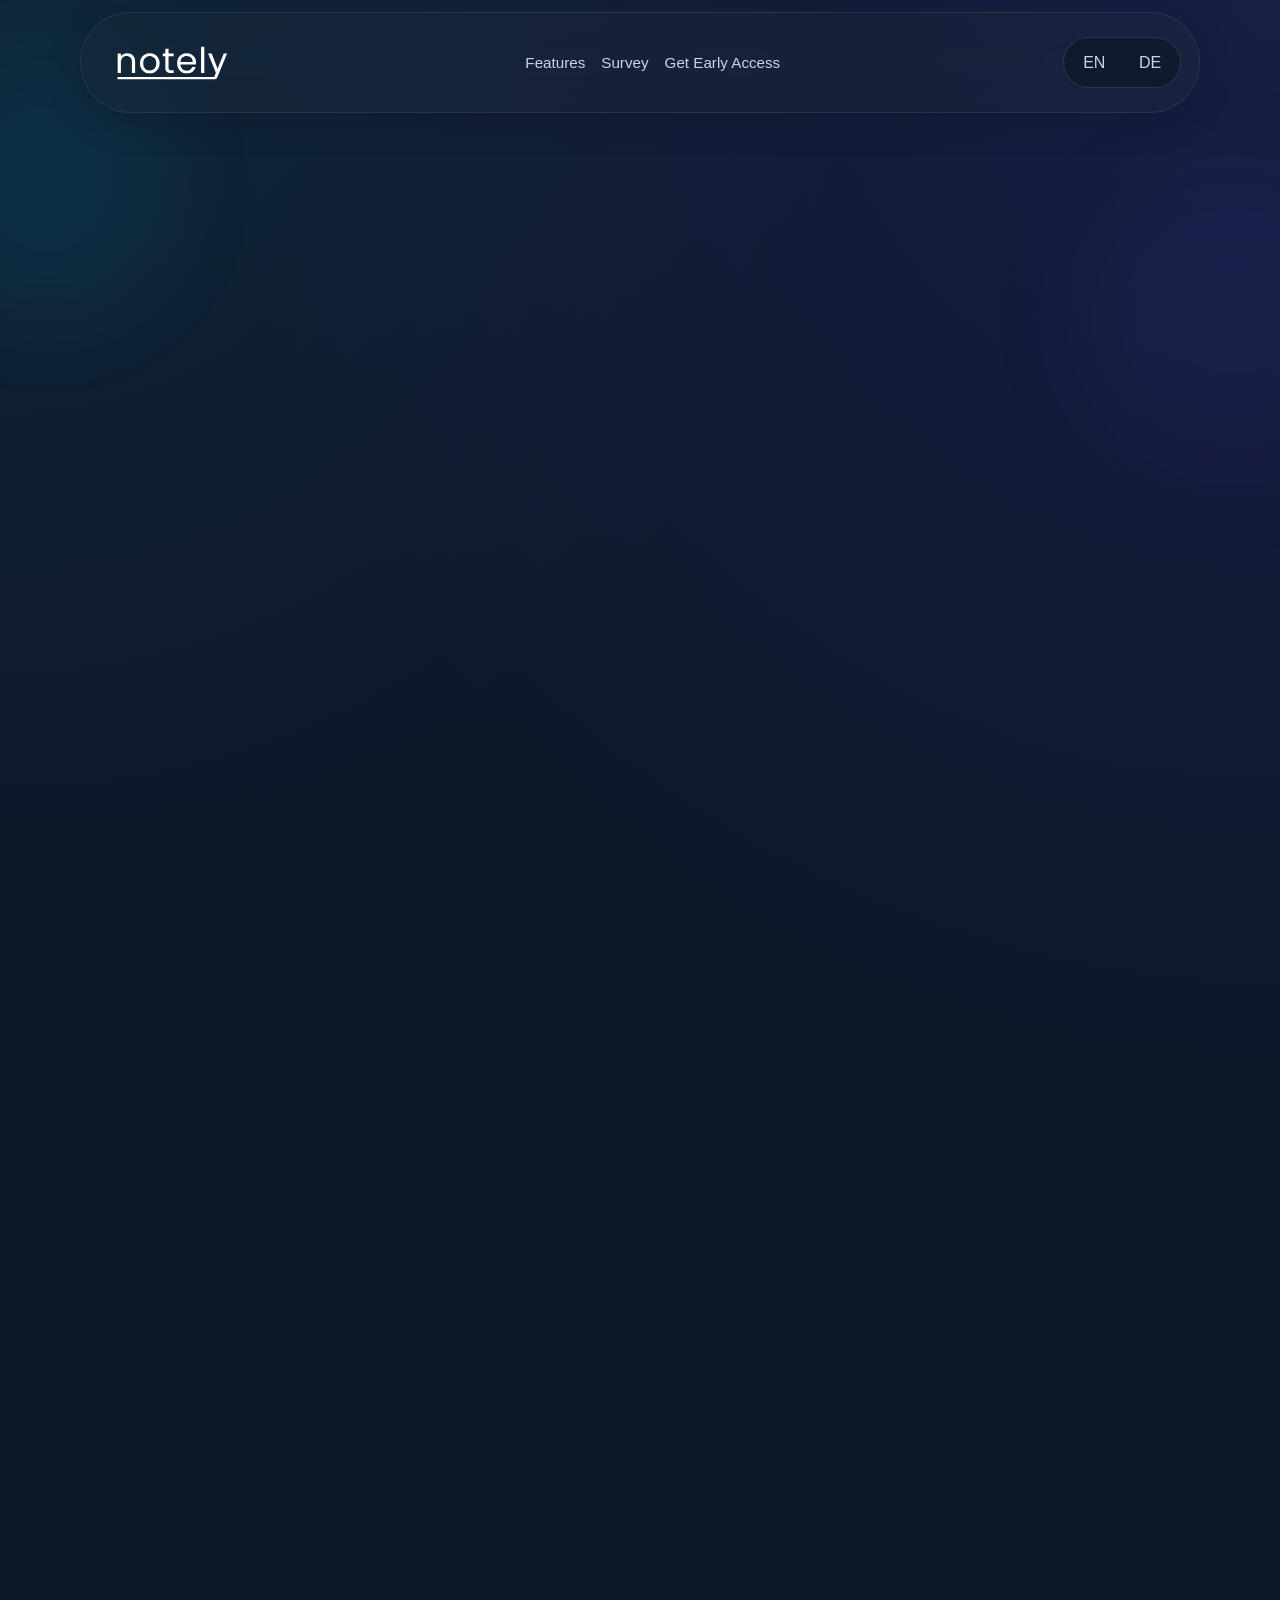
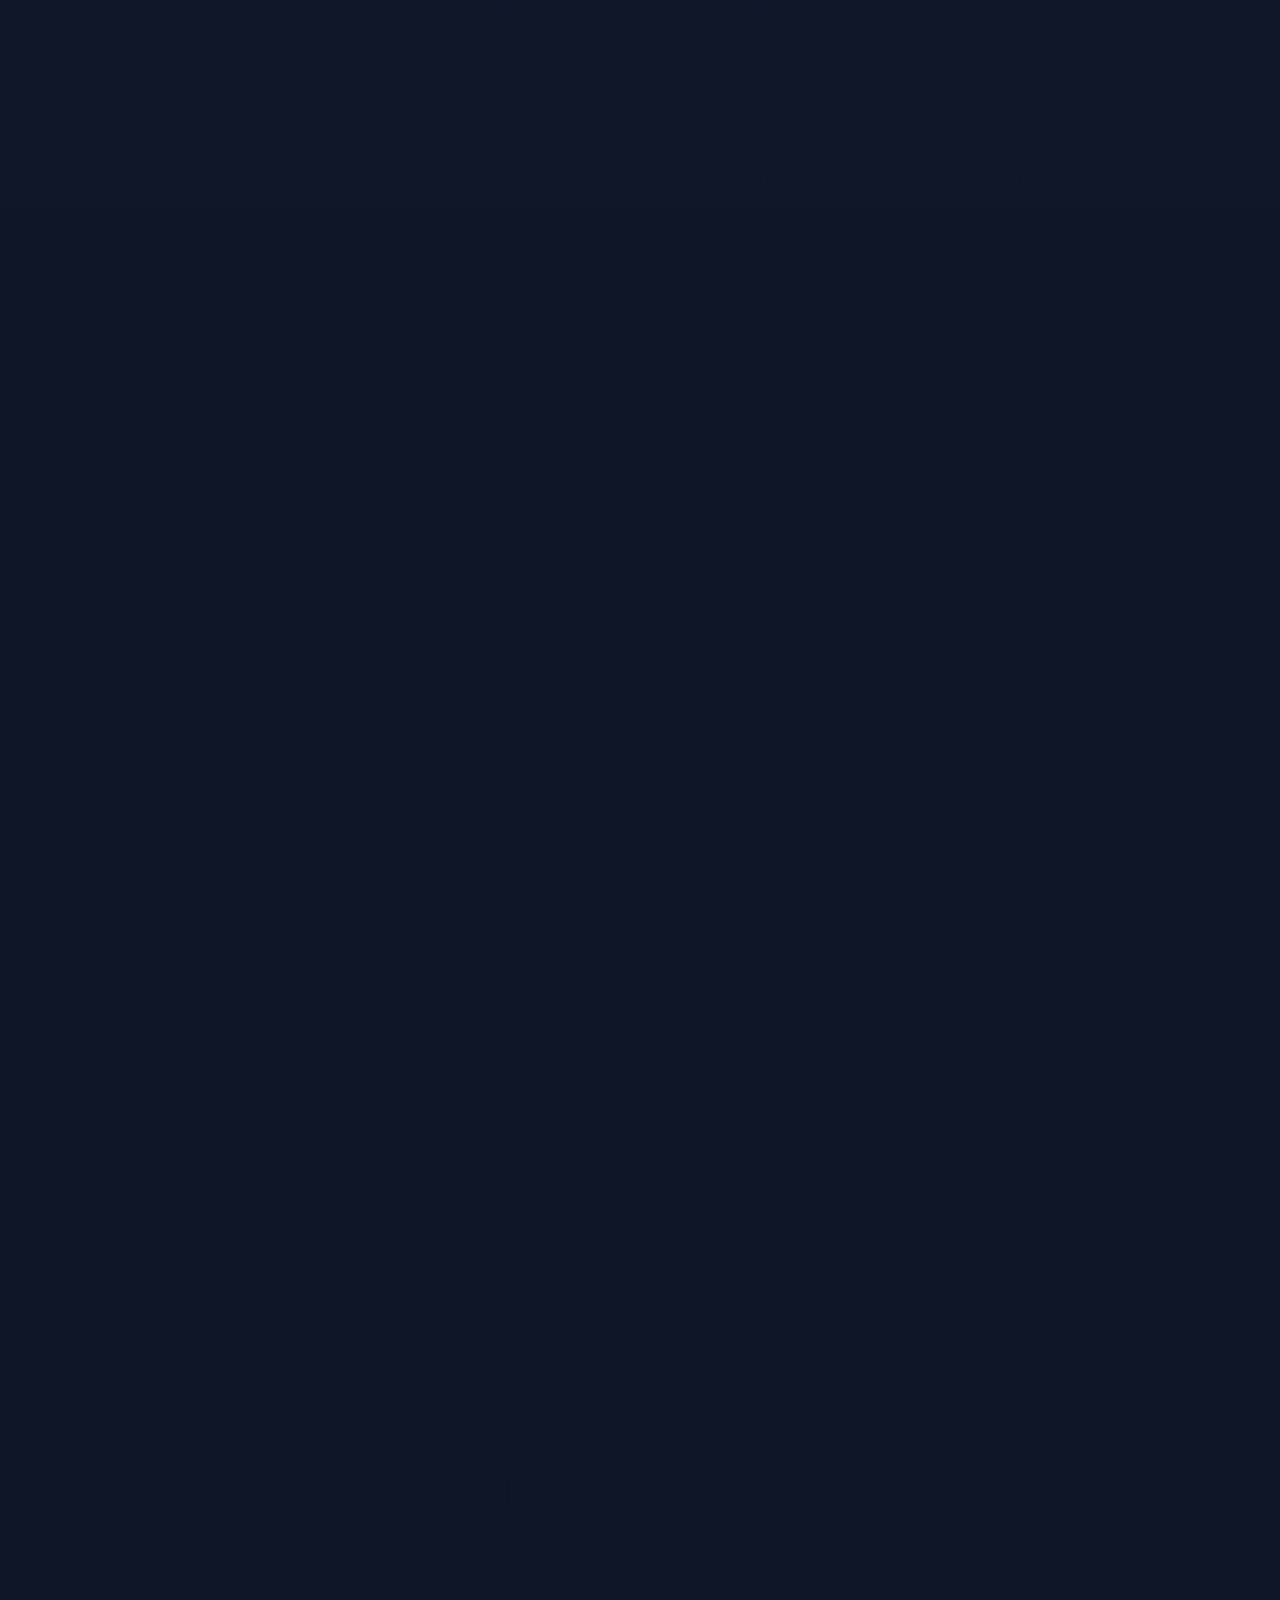
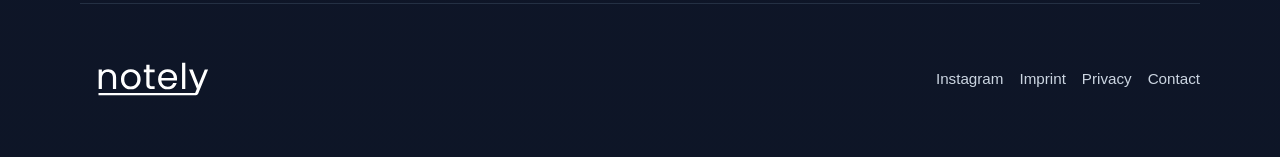
<file: index.html>
<!DOCTYPE html>
<html lang="en">
<head>
    <meta charset="utf-8">
    <meta name="viewport" content="width=device-width, initial-scale=1.0">
    <meta name="description" content="Turn your notes into AI flashcards that help you study faster, remember more, and join the early access waitlist.">
    <link rel="canonical" href="https://notely-landingpage.netlify.app/">
    <meta property="og:title" content="Notely | Turn Your Notes into AI Flashcards">
    <meta property="og:description" content="Turn your notes into AI flashcards that actually help you study.">
    <meta property="og:image" content="https://notely-landingpage.netlify.app/public/assets/images/og-image.png">
    <meta property="og:url" content="https://notely-landingpage.netlify.app">
        <meta property="og:type" content="website">
        <meta name="theme-color" content="#0F172A">

        <script type="application/ld+json">
        {
            "@context": "https://schema.org",
            "@type": "WebSite",
            "name": "Notely",
            "url": "https://notely-landingpage.netlify.app/",
            "description": "Turn your notes into AI flashcards that help you study faster and remember more.",
            "publisher": {
                "@type": "Organization",
                "name": "Notely"
            }
        }
        </script>

        <meta name="twitter:card" content="summary_large_image">
<meta name="twitter:title" content="Notely | Turn Your Notes into AI Flashcards">
<meta name="twitter:description" content="Turn your notes into AI flashcards that actually help you study.">
<meta name="twitter:image" content="https://notely-landingpage.netlify.app/public/assets/images/og-image.png">
    <title data-i18n="general.title">Notely | Turn Your Notes into AI Flashcards</title>
    <link rel="stylesheet" href="/main.css">
    <link rel="icon" href="/public/assets/svg/logo.svg" type="image/svg+xml">
    <script src="/supabase-config.js"></script>
    <script type="module" src="/main.js"></script>
</head>
<body>
    <div class="page-shell">
        <div class="ambient ambient-one" aria-hidden="true"></div>
        <div class="ambient ambient-two" aria-hidden="true"></div>

        <header class="site-header">
            <nav class="navbar">
                <a class="brand" href="#top" aria-label="Notely home">
                    <img class="brand-logo" src="/public/assets/svg/logo.svg" alt="Notely logo">
                </a>

                <div class="nav-links">
                    <a href="#features" data-i18n="nav.features">Features</a>
                    <a href="#survey" data-i18n="nav.survey">Survey</a>
                    <a href="#cta" data-i18n="nav.earlyAccess">Get Early Access</a>
                </div>

                <div class="nav-actions">
                    <div class="lang-switch" aria-label="Language switch">
                        <button onclick="window.changeLanguage('en')" class="lang-btn" data-lang="en" type="button">EN</button>
                        <button onclick="window.changeLanguage('de')" class="lang-btn" data-lang="de" type="button">DE</button>
                    </div>
                </div>
            </nav>
        </header>

        <main>
            <section class="hero section" id="top">
                <div class="hero-copy reveal">
                    <h1 class="hero-title" data-i18n="hero.title">Turn your notes into AI flashcards</h1>
                    <p class="hero-subtitle" data-i18n="hero.subtitle">Create intelligent flashcards from your existing notes to study smarter and faster.</p>

                    <form class="email-form glass-card" id="hero-early-access-form" novalidate>
                        <label class="sr-only" for="hero-email" data-i18n="hero.emailLabel">Email address</label>
                        <input id="hero-email" name="email" type="email" autocomplete="email" placeholder="Enter your email" data-i18n-placeholder="hero.emailPlaceholder">
                        <button class="primary-btn" type="submit" data-submit-label="general.joinEarlyAccess" data-loading-label="general.loading" data-i18n="general.joinEarlyAccess">Join waitlist</button>
                    </form>

                    <p class="form-message" id="hero-form-message" role="status" aria-live="polite"></p>
                    <p class="hero-note" data-i18n="hero.note">Join our early access waitlist — limited spots available.</p>

                    <div class="stats-strip glass-card reveal reveal-delay">
                        <div class="stat-item">
                            <span class="stat-value" data-stat="waitlist">0</span>
                            <span class="stat-label" data-i18n="stats.waitlist">Waitlist</span>
                        </div>
                        <div class="stat-item">
                            <span class="stat-value" data-stat="responses">0</span>
                            <span class="stat-label" data-i18n="stats.responses">Survey responses</span>
                        </div>
                    </div>
                </div>

                <div class="hero-preview reveal reveal-delay" aria-hidden="true">
                    <div class="preview-shell glass-card">
                        <div class="preview-header">
                            <span></span>
                            <span></span>
                            <span></span>
                        </div>
                        <div class="preview-screen">
                            <div class="preview-block preview-block-primary">
                                <p data-i18n="preview.title">Study effectiveness</p>
                                <strong data-i18n="preview.metric">+34%</strong>
                                <span data-i18n="preview.copy">Faster recall using AI-generated flashcards</span>
                            </div>
                            <div class="preview-block">
                                <p data-i18n="preview.secondaryTitle">Engagement</p>
                                <strong data-i18n="preview.secondaryMetric">4.8</strong>
                                <span data-i18n="preview.secondaryCopy">Average user rating from early testers</span>
                            </div>
                        </div>
                    </div>
                </div>
            </section>

            <section class="features section" id="features">
                <div class="section-heading reveal">
                    <h2 data-i18n="features.title">Features</h2>
                </div>

                <div class="feature-grid">
                    <article class="feature-card glass-card reveal">
                        <div class="feature-icon">01</div>
                        <h3 data-i18n="features.cards.one.title">AI Flashcards</h3>
                        <p data-i18n="features.cards.one.text">Automatically convert notes into spaced-repetition flashcards.</p>
                    </article>
                    <article class="feature-card glass-card reveal">
                        <div class="feature-icon">02</div>
                        <h3 data-i18n="features.cards.two.title">Smart Summaries</h3>
                        <p data-i18n="features.cards.two.text">Get concise summaries to focus on what matters most.</p>
                    </article>
                    <article class="feature-card glass-card reveal">
                        <div class="feature-icon">03</div>
                        <h3 data-i18n="features.cards.three.title">Progress Tracking</h3>
                        <p data-i18n="features.cards.three.text">Track learning progress with intuitive metrics and streaks.</p>
                    </article>
                </div>
            </section>

            <section class="survey section" id="survey">
                <div class="section-heading reveal">
                    <h2 data-i18n="survey.title">Help shape Notely</h2>
                    <p data-i18n="survey.subtitle">Tell us what matters to you — it only takes a minute.</p>
                </div>

                <form class="survey-form glass-card reveal" id="survey-form" novalidate>
                    <div class="form-group">
                        <p class="question" data-i18n="survey.questions.source">How did you hear about Notely?</p>
                        <div class="option-grid">
                            <label class="choice-pill"><input type="radio" name="source" value="instagram" checked><span data-i18n="survey.options.source.instagram"></span></label>
                            <label class="choice-pill"><input type="radio" name="source" value="tiktok"><span data-i18n="survey.options.source.tiktok"></span></label>
                            <label class="choice-pill"><input type="radio" name="source" value="friend"><span data-i18n="survey.options.source.friend"></span></label>
                            <label class="choice-pill"><input type="radio" name="source" value="google"><span data-i18n="survey.options.source.google"></span></label>
                            <label class="choice-pill"><input type="radio" name="source" value="other"><span data-i18n="survey.options.source.other"></span></label>
                        </div>
                    </div>

                    <div class="form-group">
                        <p class="question" data-i18n="survey.questions.feature">Which feature would you use most?</p>
                        <div class="option-grid">
                            <label class="choice-pill"><input type="radio" name="wanted_feature" value="ai_flashcards" checked><span data-i18n="survey.options.feature.marketplace"></span></label>
                            <label class="choice-pill"><input type="radio" name="wanted_feature" value="study_mode"><span data-i18n="survey.options.feature.community"></span></label>
                            <label class="choice-pill"><input type="radio" name="wanted_feature" value="progress_tracking"><span data-i18n="survey.options.feature.tracking"></span></label>
                            <label class="choice-pill"><input type="radio" name="wanted_feature" value="smart_reminders"><span data-i18n="survey.options.feature.notifications"></span></label>
                        </div>
                    </div>

                    <div class="form-group">
                        <p class="question" data-i18n="survey.questions.premium">Would you consider a premium plan?</p>
                        <div class="option-grid three-col">
                            <label class="choice-pill"><input type="radio" name="premium_interest" value="yes" checked><span data-i18n="survey.options.premium.yes"></span></label>
                            <label class="choice-pill"><input type="radio" name="premium_interest" value="maybe"><span data-i18n="survey.options.premium.maybe"></span></label>
                            <label class="choice-pill"><input type="radio" name="premium_interest" value="no"><span data-i18n="survey.options.premium.no"></span></label>
                        </div>
                    </div>

                    <div class="form-group conditional-group" id="price-group" hidden>
                        <label class="question" for="price-expectation" data-i18n="survey.questions.price">What monthly price would you expect?</label>
                        <div class="price-slider-card">
                            <input id="price-expectation" class="price-slider" type="range" name="price_expectation" min="0" max="20" step="1" value="5">
                            <div class="price-scale">
                                <span data-i18n="survey.options.price.min"></span>
                                <strong id="price-output"></strong>
                                <span data-i18n="survey.options.price.max"></span>
                            </div>
                        </div>
                    </div>

                    <div class="form-group">
                        <p class="question" data-i18n="survey.questions.device">Which device do you use most?</p>
                        <div class="option-grid two-col">
                            <label class="choice-pill"><input type="radio" name="device_type" value="iphone" checked><span data-i18n="survey.options.device.iphone"></span></label>
                            <label class="choice-pill"><input type="radio" name="device_type" value="android"><span data-i18n="survey.options.device.android"></span></label>
                        </div>
                    </div>

                    <div class="form-group">
                        <label class="question" for="app-feedback" data-i18n="survey.questions.feedback">Any other feedback?</label>
                        <textarea id="app-feedback" name="feedback" rows="4" placeholder="Share any thoughts or suggestions" data-i18n-placeholder="survey.feedbackPlaceholder"></textarea>
                    </div>

                    <button class="primary-btn form-submit" type="submit" data-submit-label="survey.submit" data-loading-label="general.loading" data-i18n="survey.submit">Submit survey</button>
                    <p class="form-message" id="survey-form-message" role="status" aria-live="polite"></p>
                </form>
            </section>

            <section class="cta section" id="cta">
                <div class="cta-card glass-card reveal">
                    <h2 data-i18n="cta.title">Get early access</h2>
                    <p data-i18n="cta.subtitle">Be among the first to try Notely and help shape the product.</p>

                    <form class="email-form" id="cta-early-access-form" novalidate>
                        <label class="sr-only" for="cta-email" data-i18n="cta.emailLabel">Email address</label>
                        <input id="cta-email" name="email" type="email" autocomplete="email" placeholder="your@email.com" data-i18n-placeholder="cta.emailPlaceholder">
                        <button class="primary-btn" type="submit" data-submit-label="cta.button" data-loading-label="general.loading" data-i18n="cta.button">Request access</button>
                    </form>

                    <p class="form-message form-message-center" id="cta-form-message" role="status" aria-live="polite"></p>
                </div>
            </section>
        </main>

        <footer class="site-footer">
            <div class="footer-brand">
                <a href="/" aria-label="Notely home">
                    <img class="footer-logo" src="/public/assets/svg/logo.svg" alt="Notely logo">
                </a>
            </div>
            <div class="footer-socials">
                <a href="https://instagram.com" target="_blank" rel="noreferrer" data-i18n="footer.socials.instagram">Instagram</a>
            </div>
            <div class="footer-links">
                <a href="/imprint.html" data-i18n="general.imprint">Imprint</a>
                <a href="/privacy.html" data-i18n="general.privacyPolicy">Privacy</a>
                <a href="/contact.html" data-i18n="general.contact">Contact</a>
            </div>
        </footer>
    </div>
</body>
</html>
</file>
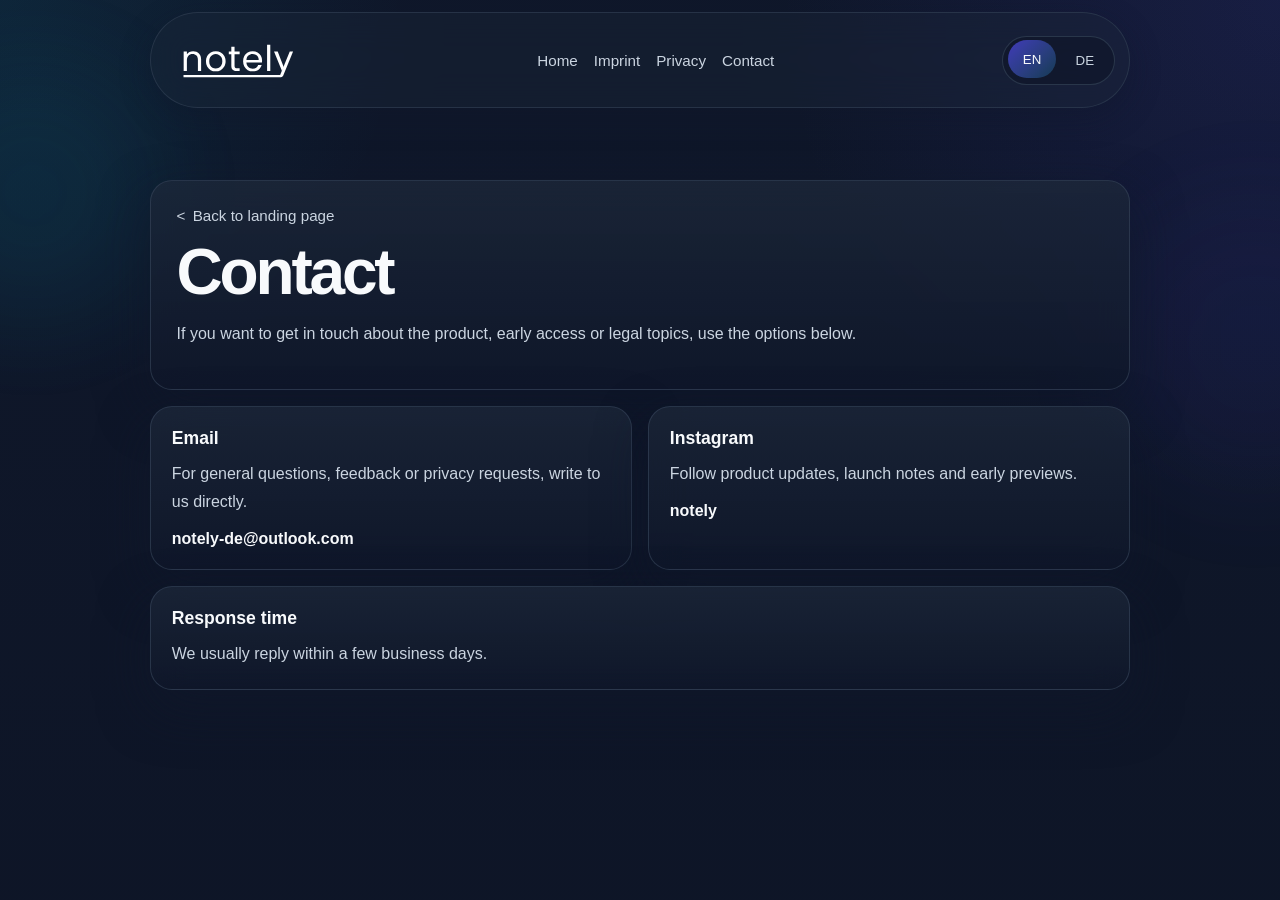
<file: contact.html>
<!DOCTYPE html>
<html lang="en">
<head>
    <meta charset="UTF-8">
    <meta name="viewport" content="width=device-width, initial-scale=1.0">
    <title data-i18n="contactPage.metaTitle"></title>
    <link rel="stylesheet" href="/contact.css">
    <script type="module" src="/src/js/legal-page.js"></script>
</head>
<body>
    <div class="page-shell">
        <div class="ambient ambient-one" aria-hidden="true"></div>
        <div class="ambient ambient-two" aria-hidden="true"></div>

        <header class="site-header">
            <nav class="navbar">
                <a class="brand" href="/" aria-label="Notely home">
                    <img class="brand-logo" src="/public/assets/svg/logo.svg" alt="Notely logo">
                </a>

                <div class="nav-links">
                    <a href="/" data-i18n="legal.home"></a>
                    <a href="/imprint.html" data-i18n="legal.imprint"></a>
                    <a href="/privacy.html" data-i18n="legal.privacy"></a>
                    <a href="/contact.html" data-i18n="legal.contact"></a>
                </div>

                <div class="lang-switch" aria-label="Language switch">
                    <button onclick="window.changeLanguage('en')" class="lang-btn" data-lang="en" type="button">EN</button>
                    <button onclick="window.changeLanguage('de')" class="lang-btn" data-lang="de" type="button">DE</button>
                </div>
            </nav>
        </header>

        <main class="legal-main">
            <section class="hero-card">
                <a class="back-link" href="/" data-i18n="legal.backLink"></a>
                <h1 data-i18n="contactPage.title"></h1>
                <p class="intro" data-i18n="contactPage.intro"></p>
            </section>

            <section class="legal-grid">
                <article class="legal-card">
                    <h2 data-i18n="contactPage.emailTitle"></h2>
                    <p data-i18n="contactPage.emailText"></p>
                    <a class="contact-link" href="mailto:hello@notely.app" data-i18n="contactPage.emailValue"></a>
                </article>
                <article class="legal-card">
                    <h2 data-i18n="contactPage.instagramTitle"></h2>
                    <p data-i18n="contactPage.instagramText"></p>
                    <a class="contact-link" href="https://instagram.com/notely.app" target="_blank" rel="noreferrer" data-i18n="contactPage.instagramValue"></a>
                </article>
                <article class="legal-card legal-card-wide">
                    <h2 data-i18n="contactPage.responseTitle"></h2>
                    <p data-i18n="contactPage.responseText"></p>
                </article>
            </section>
        </main>
    </div>
</body>
</html>
</file>
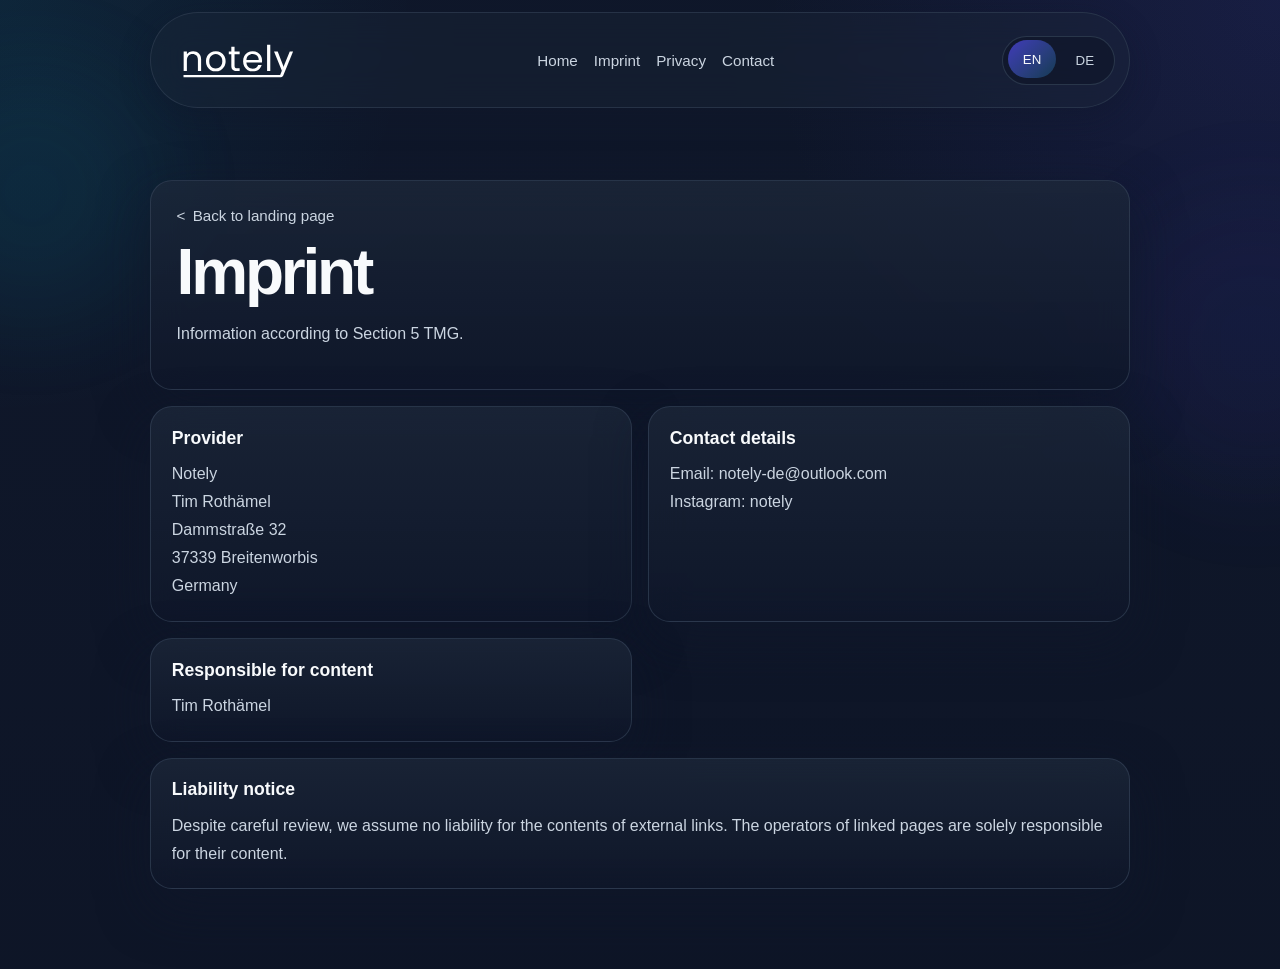
<file: imprint.html>
<!DOCTYPE html>
<html lang="en">
<head>
    <meta charset="UTF-8">
    <meta name="viewport" content="width=device-width, initial-scale=1.0">
    <title data-i18n="imprintPage.metaTitle"></title>
    <link rel="stylesheet" href="/imprint.css">
    <script type="module" src="/src/js/legal-page.js"></script>
</head>
<body>
    <div class="page-shell">
        <div class="ambient ambient-one" aria-hidden="true"></div>
        <div class="ambient ambient-two" aria-hidden="true"></div>

        <header class="site-header">
            <nav class="navbar">
                <a class="brand" href="/" aria-label="Notely home">
                    <img class="brand-logo" src="/public/assets/svg/logo.svg" alt="Notely logo">
                </a>

                <div class="nav-links">
                    <a href="/" data-i18n="legal.home"></a>
                    <a href="/imprint.html" data-i18n="legal.imprint"></a>
                    <a href="/privacy.html" data-i18n="legal.privacy"></a>
                    <a href="/contact.html" data-i18n="legal.contact"></a>
                </div>

                <div class="lang-switch" aria-label="Language switch">
                    <button onclick="window.changeLanguage('en')" class="lang-btn" data-lang="en" type="button">EN</button>
                    <button onclick="window.changeLanguage('de')" class="lang-btn" data-lang="de" type="button">DE</button>
                </div>
            </nav>
        </header>

        <main class="legal-main">
            <section class="hero-card">
                <a class="back-link" href="/" data-i18n="legal.backLink"></a>
                <h1 data-i18n="imprintPage.title"></h1>
                <p class="intro" data-i18n="imprintPage.intro"></p>
            </section>

            <section class="legal-grid">
                <article class="legal-card">
                    <h2 data-i18n="imprintPage.companyLabel"></h2>
                    <p data-i18n="imprintPage.companyValue"></p>
                </article>
                <article class="legal-card">
                    <h2 data-i18n="imprintPage.contactLabel"></h2>
                    <p data-i18n="imprintPage.contactValue"></p>
                </article>
                <article class="legal-card">
                    <h2 data-i18n="imprintPage.responsibleLabel"></h2>
                    <p data-i18n="imprintPage.responsibleValue"></p>
                </article>
                <article class="legal-card legal-card-wide">
                    <h2 data-i18n="imprintPage.disclaimerLabel"></h2>
                    <p data-i18n="imprintPage.disclaimerValue"></p>
                </article>
            </section>
        </main>
    </div>
</body>
</html>
</file>
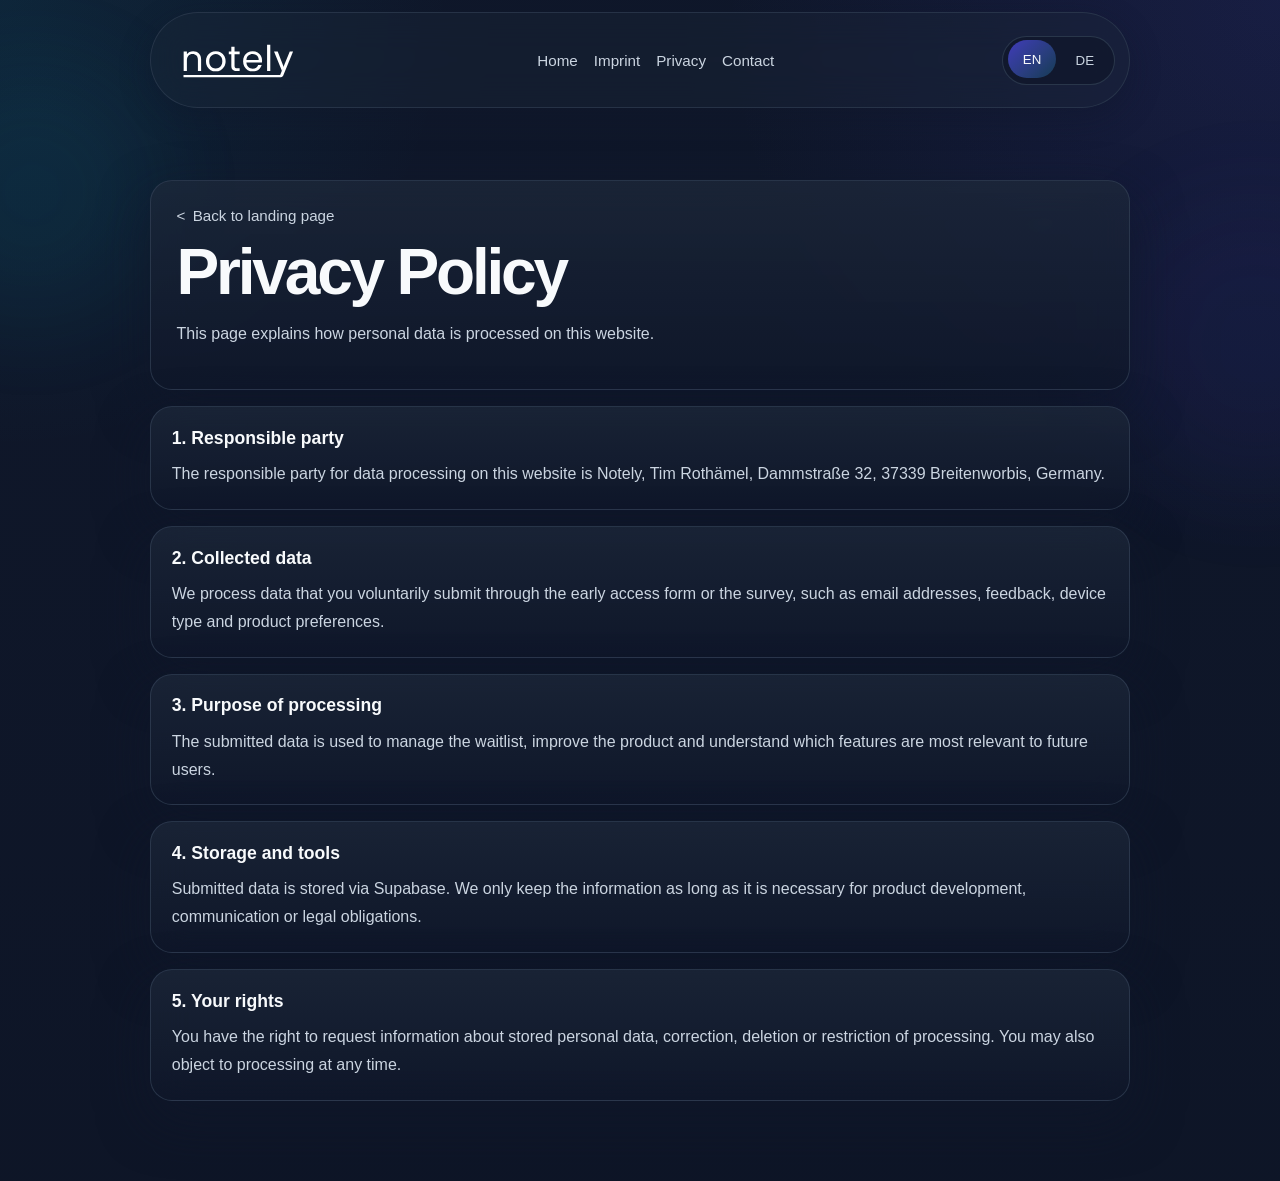
<file: privacy.html>
<!DOCTYPE html>
<html lang="en">
<head>
    <meta charset="UTF-8">
    <meta name="viewport" content="width=device-width, initial-scale=1.0">
    <title data-i18n="privacyPage.metaTitle"></title>
    <link rel="stylesheet" href="/privacy.css">
    <script type="module" src="/src/js/legal-page.js"></script>
</head>
<body>
    <div class="page-shell">
        <div class="ambient ambient-one" aria-hidden="true"></div>
        <div class="ambient ambient-two" aria-hidden="true"></div>

        <header class="site-header">
            <nav class="navbar">
                <a class="brand" href="/" aria-label="Notely home">
                    <img class="brand-logo" src="/public/assets/svg/logo.svg" alt="Notely logo">
                </a>

                <div class="nav-links">
                    <a href="/" data-i18n="legal.home"></a>
                    <a href="/imprint.html" data-i18n="legal.imprint"></a>
                    <a href="/privacy.html" data-i18n="legal.privacy"></a>
                    <a href="/contact.html" data-i18n="legal.contact"></a>
                </div>

                <div class="lang-switch" aria-label="Language switch">
                    <button onclick="window.changeLanguage('en')" class="lang-btn" data-lang="en" type="button">EN</button>
                    <button onclick="window.changeLanguage('de')" class="lang-btn" data-lang="de" type="button">DE</button>
                </div>
            </nav>
        </header>

        <main class="legal-main">
            <section class="hero-card">
                <a class="back-link" href="/" data-i18n="legal.backLink"></a>
                <h1 data-i18n="privacyPage.title"></h1>
                <p class="intro" data-i18n="privacyPage.intro"></p>
            </section>

            <section class="stack-grid">
                <article class="legal-card">
                    <h2 data-i18n="privacyPage.sectionOneTitle"></h2>
                    <p data-i18n="privacyPage.sectionOneText"></p>
                </article>
                <article class="legal-card">
                    <h2 data-i18n="privacyPage.sectionTwoTitle"></h2>
                    <p data-i18n="privacyPage.sectionTwoText"></p>
                </article>
                <article class="legal-card">
                    <h2 data-i18n="privacyPage.sectionThreeTitle"></h2>
                    <p data-i18n="privacyPage.sectionThreeText"></p>
                </article>
                <article class="legal-card">
                    <h2 data-i18n="privacyPage.sectionFourTitle"></h2>
                    <p data-i18n="privacyPage.sectionFourText"></p>
                </article>
                <article class="legal-card">
                    <h2 data-i18n="privacyPage.sectionFiveTitle"></h2>
                    <p data-i18n="privacyPage.sectionFiveText"></p>
                </article>
            </section>
        </main>
    </div>
</body>
</html>
</file>
<file: main.css>
:root {
  --primary: #4F46E5;
  --primary-hover: #4338CA;
  --primary-active: #3730A3;
  --background: #0F172A;
  --surface: #1E293B;
  --border: #334155;
  --text-primary: #F8FAFC;
  --text-secondary: #CBD5E1;
  --text-muted: #94A3B8;
  --accent: #06B6D4;
  --success: #22C55E;
  --error: #EF4444;
  --container: 1120px;
  --radius-xl: 28px;
  --radius-lg: 22px;
  --radius-md: 16px;
  --shadow-soft: 0 20px 50px color-mix(in srgb, var(--background) 64%, transparent);
  --shadow-glow: 0 16px 34px color-mix(in srgb, var(--primary) 22%, transparent);
}

*,
*::before,
*::after {
  box-sizing: border-box;
}

html {
  scroll-behavior: smooth;
}

body {
  margin: 0;
  min-height: 100vh;
  background:
    radial-gradient(circle at top left, color-mix(in srgb, var(--accent) 10%, transparent), transparent 24%),
    radial-gradient(circle at top right, color-mix(in srgb, var(--primary) 14%, transparent), transparent 30%),
    linear-gradient(180deg, color-mix(in srgb, var(--background) 97%, var(--surface) 3%), color-mix(in srgb, var(--background) 93%, black 7%));
  color: var(--text-primary);
  font-family: "Avenir Next", "Segoe UI", "Helvetica Neue", Arial, sans-serif;
  overflow-x: hidden;
}

img {
  display: block;
  max-width: 100%;
}

a {
  color: inherit;
  text-decoration: none;
}

button,
input,
textarea {
  font: inherit;
}

button {
  border: 0;
}

.sr-only {
  position: absolute;
  width: 1px;
  height: 1px;
  padding: 0;
  margin: -1px;
  overflow: hidden;
  clip: rect(0, 0, 0, 0);
  white-space: nowrap;
  border: 0;
}

.page-shell {
  position: relative;
}

.ambient {
  position: fixed;
  border-radius: 999px;
  filter: blur(52px);
  pointer-events: none;
  opacity: 0.24;
  animation: drift 15s ease-in-out infinite;
}

.ambient-one {
  top: 4rem;
  left: -5rem;
  width: 16rem;
  height: 16rem;
  background: color-mix(in srgb, var(--accent) 34%, transparent);
}

.ambient-two {
  top: 10rem;
  right: -7rem;
  width: 20rem;
  height: 20rem;
  background: color-mix(in srgb, var(--primary) 30%, transparent);
  animation-duration: 18s;
}

.site-header,
main,
.site-footer {
  width: min(calc(100% - 1.25rem), var(--container));
  margin: 0 auto;
}

.site-header {
  padding-top: 0.75rem;
}

.navbar {
  display: flex;
  align-items: center;
  justify-content: space-between;
  gap: 0.75rem;
  padding: 0.85rem 0.9rem;
  border: 1px solid color-mix(in srgb, var(--border) 62%, transparent);
  border-radius: 999px;
  background: color-mix(in srgb, var(--surface) 34%, transparent);
  backdrop-filter: blur(18px);
  box-shadow: 0 10px 30px color-mix(in srgb, var(--background) 40%, transparent);
}

.brand-logo,
.footer-logo {
  width: clamp(108px, 24vw, 144px);
}

.nav-links,
.nav-actions,
.lang-switch,
.email-form,
.footer-links,
.footer-socials {
  display: flex;
  align-items: center;
}

.nav-links {
  gap: 1rem;
}

.nav-links a,
.footer-links a,
.footer-socials a {
  color: var(--text-secondary);
  font-size: 0.95rem;
  transition: color 180ms ease;
}

.nav-links a:hover,
.footer-links a:hover,
.footer-socials a:hover,
.nav-links a:focus-visible,
.footer-links a:focus-visible,
.footer-socials a:focus-visible {
  color: var(--text-primary);
  outline: none;
}

.lang-switch {
  gap: 0.3rem;
  padding: 0.3rem;
  border: 1px solid color-mix(in srgb, var(--border) 74%, transparent);
  border-radius: 999px;
  background: color-mix(in srgb, var(--background) 68%, transparent);
}

.lang-btn {
  min-width: 48px;
  padding: 0.7rem 0.9rem;
  border-radius: 999px;
  background: transparent;
  color: var(--text-secondary);
  cursor: pointer;
  transition: background 180ms ease, color 180ms ease, transform 180ms ease;
}

.lang-btn:hover,
.lang-btn:focus-visible,
.lang-btn.is-active {
  background: linear-gradient(135deg, color-mix(in srgb, var(--primary) 76%, transparent), color-mix(in srgb, var(--accent) 22%, transparent));
  color: var(--text-primary);
  transform: translateY(-1px);
  outline: none;
}

.section {
  padding: 5.5rem 0;
}

.hero {
  display: grid;
  gap: 2.4rem;
  align-items: center;
  min-height: calc(100vh - 4.5rem);
  padding-top: 2.8rem;
}

.hero-title,
.section-heading h2,
.cta-card h2 {
  letter-spacing: -0.05em;
  line-height: 0.98;
}

.hero-title {
  max-width: 10ch;
  margin: 0 0 1.1rem;
  font-size: clamp(2.8rem, 13vw, 6rem);
}

.hero-subtitle,
.section-heading p,
.feature-card p,
.hero-note,
.form-message,
.preview-block span,
.footer-links a,
.footer-socials a {
  color: var(--text-secondary);
}

.hero-subtitle {
  max-width: 34rem;
  margin: 0;
  font-size: 1.04rem;
  line-height: 1.8;
}

.glass-card {
  border: 1px solid color-mix(in srgb, var(--border) 72%, transparent);
  border-radius: var(--radius-lg);
  background:
    linear-gradient(180deg, color-mix(in srgb, var(--surface) 72%, transparent), color-mix(in srgb, var(--background) 78%, transparent));
  backdrop-filter: blur(18px);
  box-shadow: var(--shadow-soft);
}

.email-form,
.survey-form {
  gap: 0.8rem;
}

.email-form {
  flex-direction: column;
  margin-top: 1.9rem;
  padding: 0.9rem;
}

.email-form input,
.survey-form textarea {
  width: 100%;
  border: 1px solid color-mix(in srgb, var(--border) 70%, transparent);
  border-radius: var(--radius-md);
  background: color-mix(in srgb, var(--background) 82%, transparent);
  color: var(--text-primary);
  padding: 1rem 1rem;
  outline: none;
  transition: border-color 180ms ease, box-shadow 180ms ease;
}

.email-form input::placeholder,
.survey-form textarea::placeholder {
  color: var(--text-muted);
}

.email-form input:focus,
.survey-form textarea:focus {
  border-color: color-mix(in srgb, var(--accent) 36%, var(--primary) 54%);
  box-shadow: 0 0 0 4px color-mix(in srgb, var(--primary) 12%, transparent);
}

.primary-btn {
  display: inline-flex;
  align-items: center;
  justify-content: center;
  width: 100%;
  min-height: 54px;
  padding: 0 1.25rem;
  border-radius: 999px;
  background: linear-gradient(135deg, var(--primary), color-mix(in srgb, var(--accent) 22%, var(--primary) 78%));
  color: var(--text-primary);
  font-weight: 700;
  cursor: pointer;
  box-shadow: var(--shadow-glow);
  transition: transform 180ms ease, box-shadow 180ms ease, filter 180ms ease;
}

.primary-btn:hover,
.primary-btn:focus-visible {
  transform: translateY(-2px);
  box-shadow: 0 20px 40px color-mix(in srgb, var(--primary) 32%, transparent);
  filter: brightness(1.05);
  outline: none;
}

.primary-btn:disabled {
  cursor: wait;
  opacity: 0.78;
  transform: none;
}

.form-message {
  min-height: 1.5rem;
  margin: 0.7rem 0 0;
  font-size: 0.95rem;
  line-height: 1.5;
}

.form-message.is-error {
  color: var(--error);
}

.form-message.is-success {
  color: var(--success);
}

.form-message-center {
  text-align: center;
}

.hero-note {
  margin: 0.45rem 0 0;
  font-size: 0.95rem;
}

.stats-strip {
  display: grid;
  grid-template-columns: repeat(3, minmax(0, 1fr));
  gap: 0.75rem;
  margin-top: 2rem;
  padding: 1.1rem;
}

.stat-item {
  display: grid;
  gap: 0.3rem;
}

.stat-value {
  font-size: clamp(1.3rem, 5vw, 2rem);
  font-weight: 700;
}

.stat-label {
  color: var(--text-muted);
  font-size: 0.82rem;
}

.hero-preview {
  position: relative;
}

.preview-shell {
  padding: 1.15rem;
}

.preview-header {
  display: flex;
  gap: 0.45rem;
  margin-bottom: 0.9rem;
}

.preview-header span {
  width: 0.66rem;
  height: 0.66rem;
  border-radius: 50%;
  background: color-mix(in srgb, var(--text-muted) 42%, transparent);
}

.preview-screen {
  display: grid;
  gap: 0.9rem;
}

.preview-block {
  display: grid;
  gap: 0.45rem;
  padding: 1.1rem;
  border: 1px solid color-mix(in srgb, var(--border) 60%, transparent);
  border-radius: var(--radius-md);
  background: color-mix(in srgb, var(--background) 58%, transparent);
}

.preview-block-primary {
  background: linear-gradient(135deg, color-mix(in srgb, var(--primary) 20%, transparent), color-mix(in srgb, var(--accent) 10%, transparent));
}

.preview-block p,
.question {
  margin: 0;
  color: var(--text-muted);
  font-size: 0.8rem;
  letter-spacing: 0.08em;
  text-transform: uppercase;
}

.preview-block strong {
  font-size: 1.4rem;
}

.section-heading {
  max-width: 34rem;
  margin-bottom: 2rem;
}

.section-heading h2,
.cta-card h2 {
  margin: 0;
  font-size: clamp(2rem, 8vw, 3.6rem);
}

.section-heading p,
.cta-card p {
  margin-top: 0.8rem;
  line-height: 1.7;
}

.feature-grid {
  display: grid;
  gap: 1rem;
}

.feature-card {
  padding: 1.4rem;
  transition: transform 180ms ease, border-color 180ms ease, box-shadow 180ms ease;
}

.feature-card:hover {
  transform: translateY(-4px);
  border-color: color-mix(in srgb, var(--accent) 30%, var(--border) 70%);
  box-shadow: 0 24px 44px color-mix(in srgb, var(--background) 52%, transparent);
}

.feature-icon {
  display: inline-flex;
  align-items: center;
  justify-content: center;
  width: 2.8rem;
  height: 2.8rem;
  border-radius: 999px;
  background: linear-gradient(135deg, color-mix(in srgb, var(--primary) 58%, transparent), color-mix(in srgb, var(--accent) 24%, transparent));
  font-weight: 700;
  box-shadow: 0 12px 24px color-mix(in srgb, var(--primary) 18%, transparent);
}

.feature-card h3 {
  margin: 1rem 0 0.5rem;
  font-size: 1.2rem;
  line-height: 1.25;
}

.survey-form,
.cta-card {
  padding: 1.35rem;
}

.conditional-group[hidden] {
  display: none;
}

.survey-form {
  display: grid;
  gap: 1rem;
}

.form-group {
  display: grid;
  gap: 0.8rem;
}

.option-grid {
  display: grid;
  grid-template-columns: 1fr;
  gap: 0.7rem;
}

.choice-pill {
  display: flex;
  align-items: center;
  gap: 0.7rem;
  padding: 0.95rem 1rem;
  border: 1px solid color-mix(in srgb, var(--border) 72%, transparent);
  border-radius: var(--radius-md);
  background: color-mix(in srgb, var(--background) 52%, transparent);
  color: var(--text-secondary);
  cursor: pointer;
  transition: transform 180ms ease, border-color 180ms ease, background 180ms ease;
}

.choice-pill:hover {
  transform: translateY(-1px);
}

.price-slider-card {
  display: grid;
  gap: 0.9rem;
  padding: 1rem;
  border: 1px solid color-mix(in srgb, var(--border) 72%, transparent);
  border-radius: var(--radius-md);
  background: color-mix(in srgb, var(--background) 52%, transparent);
}

.price-slider {
  width: 100%;
  margin: 0;
  appearance: none;
  height: 8px;
  border-radius: 999px;
  background: linear-gradient(90deg, color-mix(in srgb, var(--accent) 45%, transparent), color-mix(in srgb, var(--primary) 58%, transparent));
  outline: none;
}

.price-slider::-webkit-slider-thumb {
  appearance: none;
  width: 20px;
  height: 20px;
  border: 0;
  border-radius: 50%;
  background: var(--text-primary);
  box-shadow: 0 8px 18px color-mix(in srgb, var(--background) 48%, transparent);
  cursor: pointer;
}

.price-slider::-moz-range-thumb {
  width: 20px;
  height: 20px;
  border: 0;
  border-radius: 50%;
  background: var(--text-primary);
  box-shadow: 0 8px 18px color-mix(in srgb, var(--background) 48%, transparent);
  cursor: pointer;
}

.price-scale {
  display: flex;
  align-items: center;
  justify-content: space-between;
  gap: 0.8rem;
  color: var(--text-secondary);
}

.price-scale strong {
  color: var(--text-primary);
  font-size: 1rem;
}

.choice-pill input {
  appearance: none;
  width: 1rem;
  height: 1rem;
  margin: 0;
  border: 2px solid var(--text-muted);
  border-radius: 50%;
  display: grid;
  place-items: center;
  flex-shrink: 0;
}

.choice-pill input::before {
  content: "";
  width: 0.45rem;
  height: 0.45rem;
  border-radius: 50%;
  transform: scale(0);
  transition: transform 160ms ease;
  background: linear-gradient(135deg, var(--accent), var(--primary));
}

.choice-pill input:checked {
  border-color: var(--accent);
}

.choice-pill input:checked::before {
  transform: scale(1);
}

.choice-pill:has(input:checked) {
  border-color: color-mix(in srgb, var(--accent) 34%, var(--border) 66%);
  background: linear-gradient(135deg, color-mix(in srgb, var(--accent) 10%, transparent), color-mix(in srgb, var(--primary) 12%, transparent));
  color: var(--text-primary);
}

.survey-form textarea {
  resize: vertical;
  min-height: 116px;
}

.cta-card {
  position: relative;
  overflow: hidden;
  text-align: center;
}

.cta-card::after {
  content: "";
  position: absolute;
  inset: auto 18% -5rem 18%;
  height: 10rem;
  border-radius: 999px;
  background: radial-gradient(circle, color-mix(in srgb, var(--primary) 40%, transparent), transparent 70%);
  filter: blur(20px);
  pointer-events: none;
}

.site-footer {
  display: grid;
  gap: 1rem;
  padding: 2.6rem 0 2.8rem;
  border-top: 1px solid color-mix(in srgb, var(--border) 62%, transparent);
}

.footer-socials,
.footer-links {
  gap: 1rem;
  flex-wrap: wrap;
}

.reveal {
  opacity: 0;
  transform: translateY(20px);
  transition: opacity 500ms ease, transform 500ms ease;
}

.reveal-delay {
  transition-delay: 120ms;
}

.reveal.is-visible {
  opacity: 1;
  transform: translateY(0);
}

@keyframes drift {
  0%,
  100% {
    transform: translate3d(0, 0, 0);
  }

  50% {
    transform: translate3d(12px, -10px, 0);
  }
}

@media (min-width: 760px) {
  .site-header,
  main,
  .site-footer {
    width: min(calc(100% - 2rem), var(--container));
  }

  .section {
    padding: 6.75rem 0;
  }

  .navbar {
    padding: 1rem 1.1rem;
  }

  .hero {
    grid-template-columns: minmax(0, 1.05fr) minmax(320px, 0.8fr);
    gap: 3.5rem;
  }

  .email-form {
    flex-direction: row;
  }

  .primary-btn {
    width: auto;
    min-width: 210px;
  }

  .feature-grid {
    grid-template-columns: repeat(3, minmax(0, 1fr));
  }

  .option-grid {
    grid-template-columns: repeat(2, minmax(0, 1fr));
  }

  .three-col {
    grid-template-columns: repeat(3, minmax(0, 1fr));
  }

  .site-footer {
    grid-template-columns: 1fr auto auto;
    align-items: center;
  }
}

@media (max-width: 759px) {
  .nav-links {
    display: none;
  }

  .preview-shell {
    margin-top: 0.2rem;
  }
}
</file>
<file: contact.css>
@import url("/legal-shared.css");
</file>
<file: imprint.css>
@import url("/legal-shared.css");
</file>
<file: privacy.css>
@import url("/legal-shared.css");
</file>
